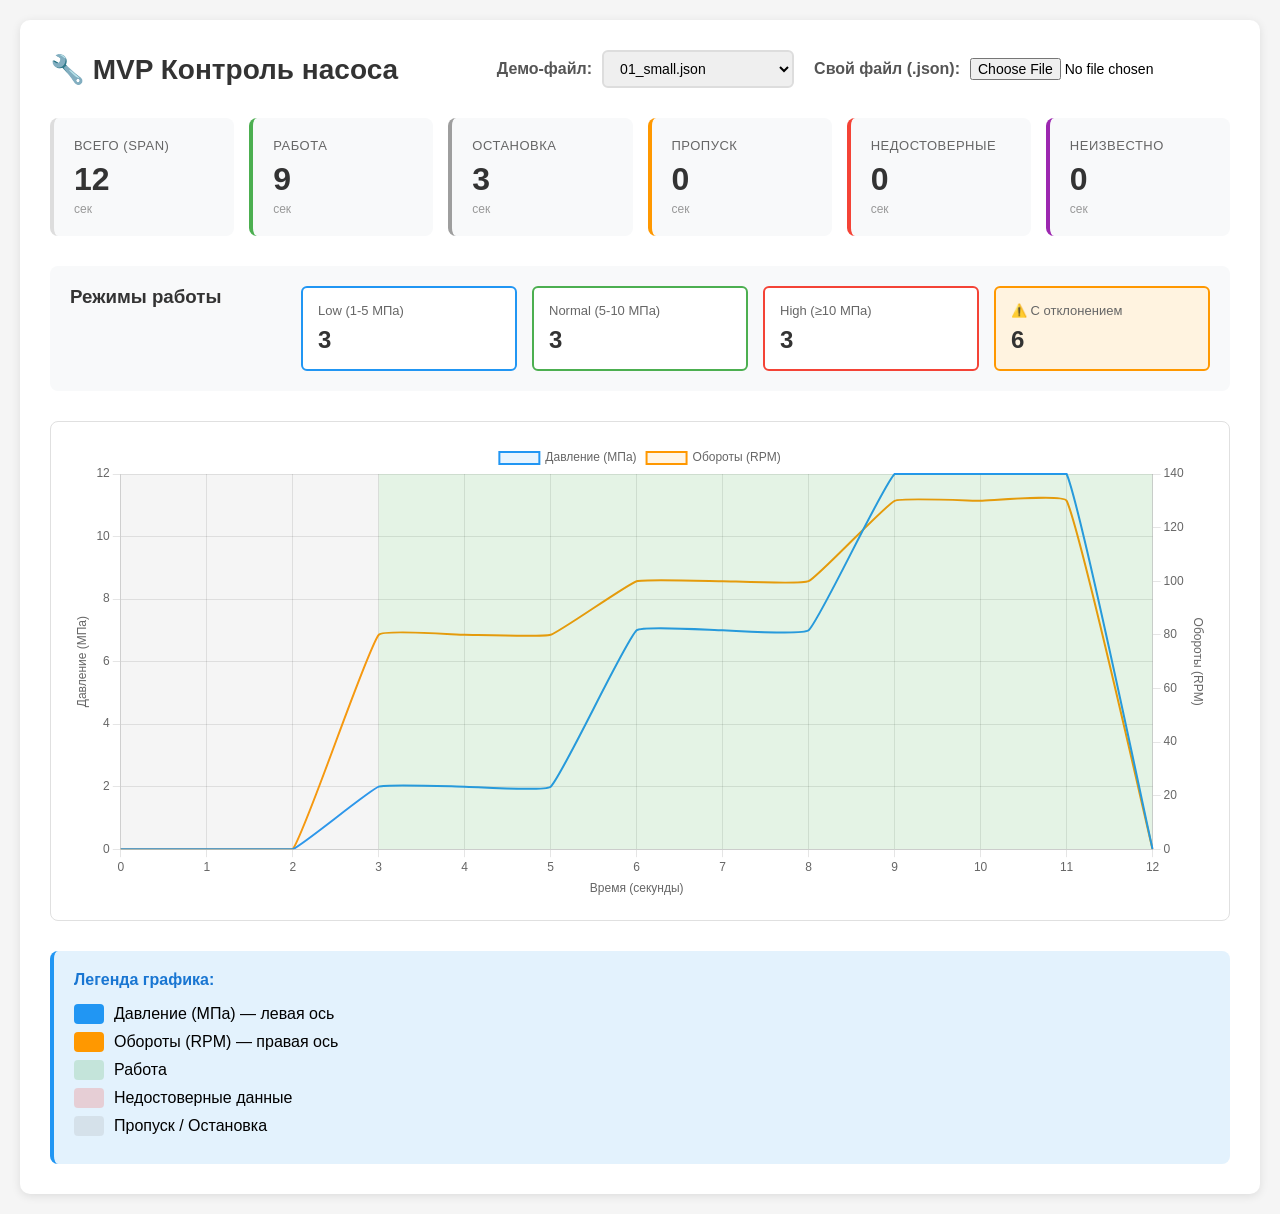
<file: index.html>
<!DOCTYPE html>
<html lang="ru">
<head>
    <meta charset="UTF-8">
    <meta name="viewport" content="width=device-width, initial-scale=1.0">
    <title>MVP Контроль насоса</title>
    <!-- Сначала локальные копии библиотек (работает без интернета). -->
    <script src="lib/chart.umd.min.js"></script>
    <script src="lib/chartjs-plugin-annotation.min.js"></script>
    <script>
        // Если папки lib/ нет или в ней пусто, подгружаем библиотеки с CDN (нужен интернет).
        if (typeof Chart === 'undefined') {
            document.write('<script src="https://cdn.jsdelivr.net/npm/chart.js@4.4.0/dist/chart.umd.min.js"><\/script>');
        }
        if (!window['chartjs-plugin-annotation']) {
            document.write('<script src="https://cdn.jsdelivr.net/npm/chartjs-plugin-annotation@3.0.1/dist/chartjs-plugin-annotation.min.js"><\/script>');
        }
    </script>
    <link rel="stylesheet" href="css/style.css">
</head>
<body>
    <div class="container">
        <header>
            <h1>🔧 MVP Контроль насоса</h1>
            <div class="file-controls">
                <div class="file-selector" id="demoSelector">
                    <label for="fileSelect">Демо-файл:</label>
                    <select id="fileSelect">
                        <option value="01_small.json">01_small.json</option>
                        <option value="02_boundaries.json">02_boundaries.json</option>
                        <option value="03_gap_20min.json">03_gap_20min.json</option>
                        <option value="04_invalid_values.json">04_invalid_values.json</option>
                        <option value="05_long_record.json">05_long_record.json</option>
                        <option value="06_empty.json">06_empty.json</option>
                        <option value="07_single_point.json">07_single_point.json</option>
                        <option value="08_missing_rpm.json">08_missing_rpm.json</option>
                        <option value="09_wrong_type.json">09_wrong_type.json</option>
                        <option value="10_duplicate_time.json">10_duplicate_time.json</option>
                    </select>
                </div>
                <div class="file-selector">
                    <label for="fileUpload">Свой файл (.json):</label>
                    <input type="file" id="fileUpload" accept=".json,application/json">
                </div>
            </div>
        </header>

        <div id="errorBox" class="error-box hidden"></div>

        <div class="metrics-grid">
            <div class="metric-card">
                <div class="metric-label">Всего (span)</div>
                <div class="metric-value" id="span_s">0</div>
                <div class="metric-unit">сек</div>
            </div>
            <div class="metric-card working">
                <div class="metric-label">Работа</div>
                <div class="metric-value" id="working_s">0</div>
                <div class="metric-unit">сек</div>
            </div>
            <div class="metric-card stopped">
                <div class="metric-label">Остановка</div>
                <div class="metric-value" id="stopped_s">0</div>
                <div class="metric-unit">сек</div>
            </div>
            <div class="metric-card gap">
                <div class="metric-label">Пропуск</div>
                <div class="metric-value" id="gap_s">0</div>
                <div class="metric-unit">сек</div>
            </div>
            <div class="metric-card invalid">
                <div class="metric-label">Недостоверные</div>
                <div class="metric-value" id="invalid_s">0</div>
                <div class="metric-unit">сек</div>
            </div>
            <div class="metric-card unknown">
                <div class="metric-label">Неизвестно</div>
                <div class="metric-value" id="unknown_s">0</div>
                <div class="metric-unit">сек</div>
            </div>
        </div>

        <div class="modes-grid">
            <h3>Режимы работы</h3>
            <div class="mode-card low">
                <div class="mode-label">Low (1-5 МПа)</div>
                <div class="mode-value" id="low_s">0</div>
            </div>
            <div class="mode-card normal">
                <div class="mode-label">Normal (5-10 МПа)</div>
                <div class="mode-value" id="normal_s">0</div>
            </div>
            <div class="mode-card high">
                <div class="mode-label">High (≥10 МПа)</div>
                <div class="mode-value" id="high_s">0</div>
            </div>
            <div class="mode-card deviation">
                <div class="mode-label">⚠️ С отклонением</div>
                <div class="mode-value" id="deviation_s">0</div>
            </div>
        </div>

        <div class="chart-container">
            <canvas id="mainChart"></canvas>
        </div>

        <div class="info-box">
            <h4>Легенда графика:</h4>
            <div class="legend-item">
                <span class="legend-color" style="background: #2196F3;"></span>
                <span>Давление (МПа) — левая ось</span>
            </div>
            <div class="legend-item">
                <span class="legend-color" style="background: #FF9800;"></span>
                <span>Обороты (RPM) — правая ось</span>
            </div>
            <div class="legend-item">
                <span class="legend-color" style="background: rgba(76, 175, 80, 0.2);"></span>
                <span>Работа</span>
            </div>
            <div class="legend-item">
                <span class="legend-color" style="background: rgba(244, 67, 54, 0.2);"></span>
                <span>Недостоверные данные</span>
            </div>
            <div class="legend-item">
                <span class="legend-color" style="background: rgba(158, 158, 158, 0.2);"></span>
                <span>Пропуск / Остановка</span>
            </div>
        </div>
    </div>

    <script src="js/validator.js"></script>
    <script src="js/calculator.js"></script>
    <script src="js/app.js"></script>
</body>
</html>
</file>
<file: css/style.css>
* {
    margin: 0;
    padding: 0;
    box-sizing: border-box;
}

body {
    font-family: 'Segoe UI', Tahoma, Geneva, Verdana, sans-serif;
    background: #f5f5f5;
    padding: 20px;
}

.container {
    max-width: 1400px;
    margin: 0 auto;
    background: white;
    padding: 30px;
    border-radius: 10px;
    box-shadow: 0 2px 10px rgba(0,0,0,0.1);
}

header {
    display: flex;
    justify-content: space-between;
    align-items: center;
    margin-bottom: 30px;
    flex-wrap: wrap;
    gap: 20px;
}

h1 {
    color: #333;
    font-size: 28px;
}

.file-controls {
    display: flex;
    flex-wrap: wrap;
    gap: 20px;
}

.file-selector {
    display: flex;
    align-items: center;
    gap: 10px;
}

.file-selector label {
    font-weight: 600;
    color: #555;
}

.file-selector select {
    padding: 8px 12px;
    border: 2px solid #ddd;
    border-radius: 6px;
    font-size: 14px;
    cursor: pointer;
    transition: border-color 0.3s;
}

.file-selector input[type="file"] {
    font-size: 14px;
    max-width: 260px;
}

.file-selector.hidden {
    display: none;
}

.file-selector select:hover {
    border-color: #2196F3;
}

.error-box {
    background: #ffebee;
    border: 2px solid #f44336;
    border-radius: 8px;
    padding: 15px;
    margin-bottom: 20px;
    color: #c62828;
    font-weight: 600;
}

.error-box.hidden {
    display: none;
}

.metrics-grid {
    display: grid;
    grid-template-columns: repeat(auto-fit, minmax(180px, 1fr));
    gap: 15px;
    margin-bottom: 30px;
}

.metric-card {
    background: #f8f9fa;
    padding: 20px;
    border-radius: 8px;
    border-left: 4px solid #ddd;
    transition: transform 0.2s;
}

.metric-card:hover {
    transform: translateY(-2px);
    box-shadow: 0 4px 12px rgba(0,0,0,0.1);
}

.metric-card.working { border-left-color: #4CAF50; }
.metric-card.stopped { border-left-color: #9E9E9E; }
.metric-card.gap { border-left-color: #FF9800; }
.metric-card.invalid { border-left-color: #F44336; }
.metric-card.unknown { border-left-color: #9C27B0; }

.metric-label {
    font-size: 13px;
    color: #666;
    margin-bottom: 8px;
    text-transform: uppercase;
    letter-spacing: 0.5px;
}

.metric-value {
    font-size: 32px;
    font-weight: 700;
    color: #333;
}

.metric-unit {
    font-size: 12px;
    color: #999;
    margin-top: 4px;
}

.modes-grid {
    background: #f8f9fa;
    padding: 20px;
    border-radius: 8px;
    margin-bottom: 30px;
}

.modes-grid h3 {
    margin-bottom: 15px;
    color: #333;
}

.modes-grid {
    display: grid;
    grid-template-columns: repeat(auto-fit, minmax(200px, 1fr));
    gap: 15px;
}

.mode-card {
    background: white;
    padding: 15px;
    border-radius: 6px;
    border: 2px solid #e0e0e0;
}

.mode-card.low { border-color: #2196F3; }
.mode-card.normal { border-color: #4CAF50; }
.mode-card.high { border-color: #F44336; }
.mode-card.deviation { border-color: #FF9800; background: #fff3e0; }

.mode-label {
    font-size: 13px;
    color: #666;
    margin-bottom: 8px;
}

.mode-value {
    font-size: 24px;
    font-weight: 700;
    color: #333;
}

.chart-container {
    background: white;
    padding: 20px;
    border-radius: 8px;
    border: 1px solid #e0e0e0;
    margin-bottom: 30px;
    height: 500px;
}

.info-box {
    background: #e3f2fd;
    padding: 20px;
    border-radius: 8px;
    border-left: 4px solid #2196F3;
}

.info-box h4 {
    margin-bottom: 15px;
    color: #1976D2;
}

.legend-item {
    display: flex;
    align-items: center;
    gap: 10px;
    margin-bottom: 8px;
}

.legend-color {
    width: 30px;
    height: 20px;
    border-radius: 4px;
    display: inline-block;
}

.info-message {
    background: #e3f2fd;
    border-left: 4px solid #2196F3;
    padding: 15px 20px;
    margin-bottom: 20px;
    border-radius: 6px;
    color: #1976D2;
    font-size: 14px;
    display: flex;
    align-items: center;
    gap: 10px;
}
</file>
